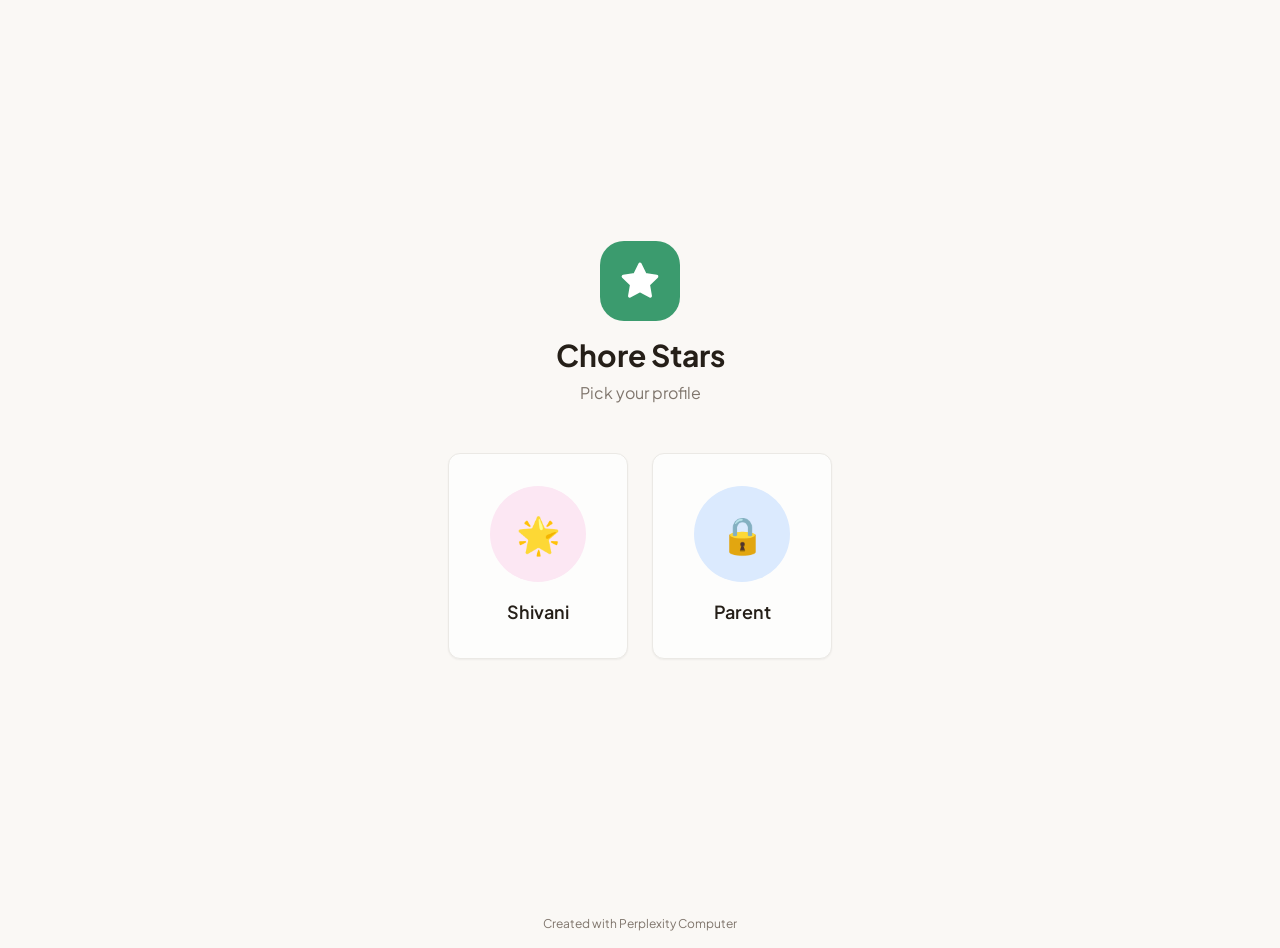
<file: index.html>
<!DOCTYPE html>
<html lang="en">
  <head>
    <!--
       ______                            __
      / ____/___  ____ ___  ____  __  __/ /____  _____
     / /   / __ \/ __ `__ \/ __ \/ / / / __/ _ \/ ___/
    / /___/ /_/ / / / / / / /_/ / /_/ / /_/  __/ /
    \____/\____/_/ /_/ /_/ .___/\__,_/\__/\___/_/
                        /_/
            Created with Perplexity Computer
            https://www.perplexity.ai/computer
    -->
    <meta name="generator" content="Perplexity Computer">
    <meta name="author" content="Perplexity Computer">
    <meta property="og:see_also" content="https://www.perplexity.ai/computer">
    <link rel="author" href="https://www.perplexity.ai/computer">
    <meta charset="UTF-8" />
    <meta name="viewport" content="width=device-width, initial-scale=1.0, maximum-scale=1" />
    <link rel="icon" type="image/png" href="/favicon.png" />
    <link rel="preconnect" href="https://fonts.googleapis.com">
    <link rel="preconnect" href="https://fonts.gstatic.com" crossorigin>
    <link href="https://fonts.googleapis.com/css2?family=Architects+Daughter&family=DM+Sans:ital,opsz,wght@0,9..40,100..1000;1,9..40,100..1000&family=Fira+Code:wght@300..700&family=Geist+Mono:wght@100..900&family=Geist:wght@100..900&family=IBM+Plex+Mono:ital,wght@0,100;0,200;0,300;0,400;0,500;0,600;0,700;1,100;1,200;1,300;1,400;1,500;1,600;1,700&family=IBM+Plex+Sans:ital,wght@0,100..700;1,100..700&family=Inter:ital,opsz,wght@0,14..32,100..900;1,14..32,100..900&family=JetBrains+Mono:ital,wght@0,100..800;1,100..800&family=Libre+Baskerville:ital,wght@0,400;0,700;1,400&family=Lora:ital,wght@0,400..700;1,400..700&family=Merriweather:ital,opsz,wght@0,18..144,300..900;1,18..144,300..900&family=Montserrat:ital,wght@0,100..900;1,100..900&family=Open+Sans:ital,wght@0,300..800;1,300..800&family=Outfit:wght@100..900&family=Oxanium:wght@200..800&family=Playfair+Display:ital,wght@0,400..900;1,400..900&family=Plus+Jakarta+Sans:ital,wght@0,200..800;1,200..800&family=Poppins:ital,wght@0,100;0,200;0,300;0,400;0,500;0,600;0,700;0,800;0,900;1,100;1,200;1,300;1,400;1,500;1,600;1,700;1,800;1,900&family=Roboto+Mono:ital,wght@0,100..700;1,100..700&family=Roboto:ital,wght@0,100..900;1,100..900&family=Source+Code+Pro:ital,wght@0,200..900;1,200..900&family=Source+Serif+4:ital,opsz,wght@0,8..60,200..900;1,8..60,200..900&family=Space+Grotesk:wght@300..700&family=Space+Mono:ital,wght@0,400;0,700;1,400;1,700&display=swap" rel="stylesheet">
    <script type="module" crossorigin src="./assets/index-CO8h8j05.js"></script>
    <link rel="stylesheet" crossorigin href="./assets/index-Bdmy-E-p.css">
  </head>
  <body>
    <div id="root"></div>
  </body>
</html>
</file>
<file: assets/index-Bdmy-E-p.css>
*,:before,:after{--tw-border-spacing-x: 0;--tw-border-spacing-y: 0;--tw-translate-x: 0;--tw-translate-y: 0;--tw-rotate: 0;--tw-skew-x: 0;--tw-skew-y: 0;--tw-scale-x: 1;--tw-scale-y: 1;--tw-pan-x: ;--tw-pan-y: ;--tw-pinch-zoom: ;--tw-scroll-snap-strictness: proximity;--tw-gradient-from-position: ;--tw-gradient-via-position: ;--tw-gradient-to-position: ;--tw-ordinal: ;--tw-slashed-zero: ;--tw-numeric-figure: ;--tw-numeric-spacing: ;--tw-numeric-fraction: ;--tw-ring-inset: ;--tw-ring-offset-width: 0px;--tw-ring-offset-color: #fff;--tw-ring-color: rgb(59 130 246 / .5);--tw-ring-offset-shadow: 0 0 #0000;--tw-ring-shadow: 0 0 #0000;--tw-shadow: 0 0 #0000;--tw-shadow-colored: 0 0 #0000;--tw-blur: ;--tw-brightness: ;--tw-contrast: ;--tw-grayscale: ;--tw-hue-rotate: ;--tw-invert: ;--tw-saturate: ;--tw-sepia: ;--tw-drop-shadow: ;--tw-backdrop-blur: ;--tw-backdrop-brightness: ;--tw-backdrop-contrast: ;--tw-backdrop-grayscale: ;--tw-backdrop-hue-rotate: ;--tw-backdrop-invert: ;--tw-backdrop-opacity: ;--tw-backdrop-saturate: ;--tw-backdrop-sepia: ;--tw-contain-size: ;--tw-contain-layout: ;--tw-contain-paint: ;--tw-contain-style: }::backdrop{--tw-border-spacing-x: 0;--tw-border-spacing-y: 0;--tw-translate-x: 0;--tw-translate-y: 0;--tw-rotate: 0;--tw-skew-x: 0;--tw-skew-y: 0;--tw-scale-x: 1;--tw-scale-y: 1;--tw-pan-x: ;--tw-pan-y: ;--tw-pinch-zoom: ;--tw-scroll-snap-strictness: proximity;--tw-gradient-from-position: ;--tw-gradient-via-position: ;--tw-gradient-to-position: ;--tw-ordinal: ;--tw-slashed-zero: ;--tw-numeric-figure: ;--tw-numeric-spacing: ;--tw-numeric-fraction: ;--tw-ring-inset: ;--tw-ring-offset-width: 0px;--tw-ring-offset-color: #fff;--tw-ring-color: rgb(59 130 246 / .5);--tw-ring-offset-shadow: 0 0 #0000;--tw-ring-shadow: 0 0 #0000;--tw-shadow: 0 0 #0000;--tw-shadow-colored: 0 0 #0000;--tw-blur: ;--tw-brightness: ;--tw-contrast: ;--tw-grayscale: ;--tw-hue-rotate: ;--tw-invert: ;--tw-saturate: ;--tw-sepia: ;--tw-drop-shadow: ;--tw-backdrop-blur: ;--tw-backdrop-brightness: ;--tw-backdrop-contrast: ;--tw-backdrop-grayscale: ;--tw-backdrop-hue-rotate: ;--tw-backdrop-invert: ;--tw-backdrop-opacity: ;--tw-backdrop-saturate: ;--tw-backdrop-sepia: ;--tw-contain-size: ;--tw-contain-layout: ;--tw-contain-paint: ;--tw-contain-style: }*,:before,:after{box-sizing:border-box;border-width:0;border-style:solid;border-color:#e5e7eb}:before,:after{--tw-content: ""}html,:host{line-height:1.5;-webkit-text-size-adjust:100%;-moz-tab-size:4;-o-tab-size:4;tab-size:4;font-family:var(--font-sans);font-feature-settings:normal;font-variation-settings:normal;-webkit-tap-highlight-color:transparent}body{margin:0;line-height:inherit}hr{height:0;color:inherit;border-top-width:1px}abbr:where([title]){-webkit-text-decoration:underline dotted;text-decoration:underline dotted}h1,h2,h3,h4,h5,h6{font-size:inherit;font-weight:inherit}a{color:inherit;text-decoration:inherit}b,strong{font-weight:bolder}code,kbd,samp,pre{font-family:var(--font-mono);font-feature-settings:normal;font-variation-settings:normal;font-size:1em}small{font-size:80%}sub,sup{font-size:75%;line-height:0;position:relative;vertical-align:baseline}sub{bottom:-.25em}sup{top:-.5em}table{text-indent:0;border-color:inherit;border-collapse:collapse}button,input,optgroup,select,textarea{font-family:inherit;font-feature-settings:inherit;font-variation-settings:inherit;font-size:100%;font-weight:inherit;line-height:inherit;letter-spacing:inherit;color:inherit;margin:0;padding:0}button,select{text-transform:none}button,input:where([type=button]),input:where([type=reset]),input:where([type=submit]){-webkit-appearance:button;background-color:transparent;background-image:none}:-moz-focusring{outline:auto}:-moz-ui-invalid{box-shadow:none}progress{vertical-align:baseline}::-webkit-inner-spin-button,::-webkit-outer-spin-button{height:auto}[type=search]{-webkit-appearance:textfield;outline-offset:-2px}::-webkit-search-decoration{-webkit-appearance:none}::-webkit-file-upload-button{-webkit-appearance:button;font:inherit}summary{display:list-item}blockquote,dl,dd,h1,h2,h3,h4,h5,h6,hr,figure,p,pre{margin:0}fieldset{margin:0;padding:0}legend{padding:0}ol,ul,menu{list-style:none;margin:0;padding:0}dialog{padding:0}textarea{resize:vertical}input::-moz-placeholder,textarea::-moz-placeholder{opacity:1;color:#9ca3af}input::placeholder,textarea::placeholder{opacity:1;color:#9ca3af}button,[role=button]{cursor:pointer}:disabled{cursor:default}img,svg,video,canvas,audio,iframe,embed,object{display:block;vertical-align:middle}img,video{max-width:100%;height:auto}[hidden]:where(:not([hidden=until-found])){display:none}*{--tw-border-opacity: 1;border-color:hsl(var(--border) / var(--tw-border-opacity, 1))}body{--tw-bg-opacity: 1;background-color:hsl(var(--background) / var(--tw-bg-opacity, 1));font-family:var(--font-sans);--tw-text-opacity: 1;color:hsl(var(--foreground) / var(--tw-text-opacity, 1));-webkit-font-smoothing:antialiased;-moz-osx-font-smoothing:grayscale}.sr-only{position:absolute;width:1px;height:1px;padding:0;margin:-1px;overflow:hidden;clip:rect(0,0,0,0);white-space:nowrap;border-width:0}.pointer-events-none{pointer-events:none}.pointer-events-auto{pointer-events:auto}.visible{visibility:visible}.invisible{visibility:hidden}.fixed{position:fixed}.absolute{position:absolute}.relative{position:relative}.sticky{position:sticky}.inset-0{inset:0}.inset-x-0{left:0;right:0}.inset-y-0{top:0;bottom:0}.-bottom-12{bottom:-3rem}.-left-12{left:-3rem}.-right-12{right:-3rem}.-top-12{top:-3rem}.bottom-0{bottom:0}.bottom-2{bottom:.5rem}.left-0{left:0}.left-1{left:.25rem}.left-1\/2{left:50%}.left-2{left:.5rem}.left-\[50\%\]{left:50%}.right-0{right:0}.right-1{right:.25rem}.right-2{right:.5rem}.right-3{right:.75rem}.right-4{right:1rem}.right-5{right:1.25rem}.top-0{top:0}.top-1\.5{top:.375rem}.top-1\/2{top:50%}.top-2{top:.5rem}.top-3\.5{top:.875rem}.top-4{top:1rem}.top-\[1px\]{top:1px}.top-\[50\%\]{top:50%}.top-\[57px\]{top:57px}.top-\[60\%\]{top:60%}.top-full{top:100%}.z-10{z-index:10}.z-20{z-index:20}.z-30{z-index:30}.z-40{z-index:40}.z-50{z-index:50}.z-\[100\]{z-index:100}.z-\[1\]{z-index:1}.-mx-1{margin-left:-.25rem;margin-right:-.25rem}.mx-2{margin-left:.5rem;margin-right:.5rem}.mx-3\.5{margin-left:.875rem;margin-right:.875rem}.mx-4{margin-left:1rem;margin-right:1rem}.mx-auto{margin-left:auto;margin-right:auto}.my-0\.5{margin-top:.125rem;margin-bottom:.125rem}.my-1{margin-top:.25rem;margin-bottom:.25rem}.-ml-3{margin-left:-.75rem}.-ml-4{margin-left:-1rem}.-mt-4{margin-top:-1rem}.mb-0\.5{margin-bottom:.125rem}.mb-1{margin-bottom:.25rem}.mb-12{margin-bottom:3rem}.mb-3{margin-bottom:.75rem}.mb-4{margin-bottom:1rem}.ml-1{margin-left:.25rem}.ml-auto{margin-left:auto}.mr-1{margin-right:.25rem}.mr-2{margin-right:.5rem}.mt-0\.5{margin-top:.125rem}.mt-1{margin-top:.25rem}.mt-1\.5{margin-top:.375rem}.mt-2{margin-top:.5rem}.mt-24{margin-top:6rem}.mt-4{margin-top:1rem}.mt-auto{margin-top:auto}.block{display:block}.flex{display:flex}.inline-flex{display:inline-flex}.table{display:table}.grid{display:grid}.hidden{display:none}.aspect-square{aspect-ratio:1 / 1}.aspect-video{aspect-ratio:16 / 9}.size-4{width:1rem;height:1rem}.h-1\.5{height:.375rem}.h-10{height:2.5rem}.h-11{height:2.75rem}.h-12{height:3rem}.h-14{height:3.5rem}.h-2{height:.5rem}.h-2\.5{height:.625rem}.h-20{height:5rem}.h-24{height:6rem}.h-3{height:.75rem}.h-3\.5{height:.875rem}.h-4{height:1rem}.h-5{height:1.25rem}.h-6{height:1.5rem}.h-7{height:1.75rem}.h-8{height:2rem}.h-9{height:2.25rem}.h-\[1px\]{height:1px}.h-\[80px\]{height:80px}.h-\[var\(--radix-navigation-menu-viewport-height\)\]{height:var(--radix-navigation-menu-viewport-height)}.h-\[var\(--radix-select-trigger-height\)\]{height:var(--radix-select-trigger-height)}.h-auto{height:auto}.h-full{height:100%}.h-px{height:1px}.h-svh{height:100svh}.max-h-\[--radix-context-menu-content-available-height\]{max-height:var(--radix-context-menu-content-available-height)}.max-h-\[--radix-select-content-available-height\]{max-height:var(--radix-select-content-available-height)}.max-h-\[300px\]{max-height:300px}.max-h-\[var\(--radix-dropdown-menu-content-available-height\)\]{max-height:var(--radix-dropdown-menu-content-available-height)}.max-h-screen{max-height:100vh}.min-h-0{min-height:0px}.min-h-10{min-height:2.5rem}.min-h-8{min-height:2rem}.min-h-9{min-height:2.25rem}.min-h-\[80px\]{min-height:80px}.min-h-screen{min-height:100vh}.min-h-svh{min-height:100svh}.w-0{width:0px}.w-1{width:.25rem}.w-10{width:2.5rem}.w-11{width:2.75rem}.w-14{width:3.5rem}.w-16{width:4rem}.w-2{width:.5rem}.w-2\.5{width:.625rem}.w-20{width:5rem}.w-24{width:6rem}.w-3{width:.75rem}.w-3\.5{width:.875rem}.w-3\/4{width:75%}.w-4{width:1rem}.w-5{width:1.25rem}.w-6{width:1.5rem}.w-64{width:16rem}.w-7{width:1.75rem}.w-72{width:18rem}.w-8{width:2rem}.w-9{width:2.25rem}.w-\[100px\]{width:100px}.w-\[1px\]{width:1px}.w-\[var\(--sidebar-width\)\]{width:var(--sidebar-width)}.w-auto{width:auto}.w-full{width:100%}.w-max{width:-moz-max-content;width:max-content}.w-px{width:1px}.min-w-0{min-width:0px}.min-w-10{min-width:2.5rem}.min-w-11{min-width:2.75rem}.min-w-5{min-width:1.25rem}.min-w-9{min-width:2.25rem}.min-w-\[12rem\]{min-width:12rem}.min-w-\[8rem\]{min-width:8rem}.min-w-\[var\(--radix-select-trigger-width\)\]{min-width:var(--radix-select-trigger-width)}.max-w-2xl{max-width:42rem}.max-w-\[320px\]{max-width:320px}.max-w-\[360px\]{max-width:360px}.max-w-\[var\(--skeleton-width\)\]{max-width:var(--skeleton-width)}.max-w-lg{max-width:32rem}.max-w-max{max-width:-moz-max-content;max-width:max-content}.max-w-md{max-width:28rem}.max-w-sm{max-width:24rem}.flex-1{flex:1 1 0%}.shrink-0{flex-shrink:0}.grow{flex-grow:1}.grow-0{flex-grow:0}.basis-full{flex-basis:100%}.caption-bottom{caption-side:bottom}.border-collapse{border-collapse:collapse}.origin-\[--radix-context-menu-content-transform-origin\]{transform-origin:var(--radix-context-menu-content-transform-origin)}.origin-\[--radix-dropdown-menu-content-transform-origin\]{transform-origin:var(--radix-dropdown-menu-content-transform-origin)}.origin-\[--radix-hover-card-content-transform-origin\]{transform-origin:var(--radix-hover-card-content-transform-origin)}.origin-\[--radix-menubar-content-transform-origin\]{transform-origin:var(--radix-menubar-content-transform-origin)}.origin-\[--radix-popover-content-transform-origin\]{transform-origin:var(--radix-popover-content-transform-origin)}.origin-\[--radix-select-content-transform-origin\]{transform-origin:var(--radix-select-content-transform-origin)}.origin-\[--radix-tooltip-content-transform-origin\]{transform-origin:var(--radix-tooltip-content-transform-origin)}.-translate-x-1\/2{--tw-translate-x: -50%;transform:translate(var(--tw-translate-x),var(--tw-translate-y)) rotate(var(--tw-rotate)) skew(var(--tw-skew-x)) skewY(var(--tw-skew-y)) scaleX(var(--tw-scale-x)) scaleY(var(--tw-scale-y))}.-translate-x-px{--tw-translate-x: -1px;transform:translate(var(--tw-translate-x),var(--tw-translate-y)) rotate(var(--tw-rotate)) skew(var(--tw-skew-x)) skewY(var(--tw-skew-y)) scaleX(var(--tw-scale-x)) scaleY(var(--tw-scale-y))}.-translate-y-1\/2{--tw-translate-y: -50%;transform:translate(var(--tw-translate-x),var(--tw-translate-y)) rotate(var(--tw-rotate)) skew(var(--tw-skew-x)) skewY(var(--tw-skew-y)) scaleX(var(--tw-scale-x)) scaleY(var(--tw-scale-y))}.translate-x-\[-50\%\]{--tw-translate-x: -50%;transform:translate(var(--tw-translate-x),var(--tw-translate-y)) rotate(var(--tw-rotate)) skew(var(--tw-skew-x)) skewY(var(--tw-skew-y)) scaleX(var(--tw-scale-x)) scaleY(var(--tw-scale-y))}.translate-x-px{--tw-translate-x: 1px;transform:translate(var(--tw-translate-x),var(--tw-translate-y)) rotate(var(--tw-rotate)) skew(var(--tw-skew-x)) skewY(var(--tw-skew-y)) scaleX(var(--tw-scale-x)) scaleY(var(--tw-scale-y))}.translate-y-\[-50\%\]{--tw-translate-y: -50%;transform:translate(var(--tw-translate-x),var(--tw-translate-y)) rotate(var(--tw-rotate)) skew(var(--tw-skew-x)) skewY(var(--tw-skew-y)) scaleX(var(--tw-scale-x)) scaleY(var(--tw-scale-y))}.rotate-45{--tw-rotate: 45deg;transform:translate(var(--tw-translate-x),var(--tw-translate-y)) rotate(var(--tw-rotate)) skew(var(--tw-skew-x)) skewY(var(--tw-skew-y)) scaleX(var(--tw-scale-x)) scaleY(var(--tw-scale-y))}.rotate-90{--tw-rotate: 90deg;transform:translate(var(--tw-translate-x),var(--tw-translate-y)) rotate(var(--tw-rotate)) skew(var(--tw-skew-x)) skewY(var(--tw-skew-y)) scaleX(var(--tw-scale-x)) scaleY(var(--tw-scale-y))}.scale-110{--tw-scale-x: 1.1;--tw-scale-y: 1.1;transform:translate(var(--tw-translate-x),var(--tw-translate-y)) rotate(var(--tw-rotate)) skew(var(--tw-skew-x)) skewY(var(--tw-skew-y)) scaleX(var(--tw-scale-x)) scaleY(var(--tw-scale-y))}.scale-\[0\.98\]{--tw-scale-x: .98;--tw-scale-y: .98;transform:translate(var(--tw-translate-x),var(--tw-translate-y)) rotate(var(--tw-rotate)) skew(var(--tw-skew-x)) skewY(var(--tw-skew-y)) scaleX(var(--tw-scale-x)) scaleY(var(--tw-scale-y))}.transform{transform:translate(var(--tw-translate-x),var(--tw-translate-y)) rotate(var(--tw-rotate)) skew(var(--tw-skew-x)) skewY(var(--tw-skew-y)) scaleX(var(--tw-scale-x)) scaleY(var(--tw-scale-y))}@keyframes pulse{50%{opacity:.5}}.animate-pulse{animation:pulse 2s cubic-bezier(.4,0,.6,1) infinite}.cursor-default{cursor:default}.cursor-grab{cursor:grab}.cursor-pointer{cursor:pointer}.touch-none{touch-action:none}.select-none{-webkit-user-select:none;-moz-user-select:none;user-select:none}.list-none{list-style-type:none}.flex-row{flex-direction:row}.flex-col{flex-direction:column}.flex-col-reverse{flex-direction:column-reverse}.flex-wrap{flex-wrap:wrap}.items-start{align-items:flex-start}.items-end{align-items:flex-end}.items-center{align-items:center}.items-stretch{align-items:stretch}.justify-center{justify-content:center}.justify-between{justify-content:space-between}.gap-1{gap:.25rem}.gap-1\.5{gap:.375rem}.gap-2{gap:.5rem}.gap-3{gap:.75rem}.gap-4{gap:1rem}.gap-6{gap:1.5rem}.space-x-1>:not([hidden])~:not([hidden]){--tw-space-x-reverse: 0;margin-right:calc(.25rem * var(--tw-space-x-reverse));margin-left:calc(.25rem * calc(1 - var(--tw-space-x-reverse)))}.space-x-4>:not([hidden])~:not([hidden]){--tw-space-x-reverse: 0;margin-right:calc(1rem * var(--tw-space-x-reverse));margin-left:calc(1rem * calc(1 - var(--tw-space-x-reverse)))}.space-y-1>:not([hidden])~:not([hidden]){--tw-space-y-reverse: 0;margin-top:calc(.25rem * calc(1 - var(--tw-space-y-reverse)));margin-bottom:calc(.25rem * var(--tw-space-y-reverse))}.space-y-1\.5>:not([hidden])~:not([hidden]){--tw-space-y-reverse: 0;margin-top:calc(.375rem * calc(1 - var(--tw-space-y-reverse)));margin-bottom:calc(.375rem * var(--tw-space-y-reverse))}.space-y-2>:not([hidden])~:not([hidden]){--tw-space-y-reverse: 0;margin-top:calc(.5rem * calc(1 - var(--tw-space-y-reverse)));margin-bottom:calc(.5rem * var(--tw-space-y-reverse))}.space-y-3>:not([hidden])~:not([hidden]){--tw-space-y-reverse: 0;margin-top:calc(.75rem * calc(1 - var(--tw-space-y-reverse)));margin-bottom:calc(.75rem * var(--tw-space-y-reverse))}.space-y-4>:not([hidden])~:not([hidden]){--tw-space-y-reverse: 0;margin-top:calc(1rem * calc(1 - var(--tw-space-y-reverse)));margin-bottom:calc(1rem * var(--tw-space-y-reverse))}.space-y-5>:not([hidden])~:not([hidden]){--tw-space-y-reverse: 0;margin-top:calc(1.25rem * calc(1 - var(--tw-space-y-reverse)));margin-bottom:calc(1.25rem * var(--tw-space-y-reverse))}.space-y-6>:not([hidden])~:not([hidden]){--tw-space-y-reverse: 0;margin-top:calc(1.5rem * calc(1 - var(--tw-space-y-reverse)));margin-bottom:calc(1.5rem * var(--tw-space-y-reverse))}.overflow-auto{overflow:auto}.overflow-hidden{overflow:hidden}.overflow-y-auto{overflow-y:auto}.overflow-x-hidden{overflow-x:hidden}.truncate{overflow:hidden;text-overflow:ellipsis;white-space:nowrap}.whitespace-nowrap{white-space:nowrap}.break-words{overflow-wrap:break-word}.rounded-2xl{border-radius:1rem}.rounded-3xl{border-radius:1.5rem}.rounded-\[2px\]{border-radius:2px}.rounded-\[inherit\]{border-radius:inherit}.rounded-full{border-radius:9999px}.rounded-lg{border-radius:.5625rem}.rounded-md{border-radius:.375rem}.rounded-sm{border-radius:.1875rem}.rounded-xl{border-radius:.75rem}.rounded-l-xl{border-top-left-radius:.75rem;border-bottom-left-radius:.75rem}.rounded-r{border-top-right-radius:.25rem;border-bottom-right-radius:.25rem}.rounded-t-\[10px\]{border-top-left-radius:10px;border-top-right-radius:10px}.rounded-tl-sm{border-top-left-radius:.1875rem}.border{border-width:1px}.border-2{border-width:2px}.border-\[1\.5px\]{border-width:1.5px}.border-y{border-top-width:1px;border-bottom-width:1px}.border-b{border-bottom-width:1px}.border-b-2{border-bottom-width:2px}.border-l{border-left-width:1px}.border-r{border-right-width:1px}.border-t{border-top-width:1px}.border-dashed{border-style:dashed}.border-\[--color-border\]{border-color:var(--color-border)}.border-amber-200\/60{border-color:#fde68a99}.border-border{--tw-border-opacity: 1;border-color:hsl(var(--border) / var(--tw-border-opacity, 1))}.border-border\/50{border-color:hsl(var(--border) / .5)}.border-card-border{--tw-border-opacity: 1;border-color:hsl(var(--card-border) / var(--tw-border-opacity, 1))}.border-destructive{--tw-border-opacity: 1;border-color:hsl(var(--destructive) / var(--tw-border-opacity, 1))}.border-destructive-border{border-color:var(--destructive-border)}.border-destructive\/50{border-color:hsl(var(--destructive) / .5)}.border-green-200{--tw-border-opacity: 1;border-color:rgb(187 247 208 / var(--tw-border-opacity, 1))}.border-green-200\/80{border-color:#bbf7d0cc}.border-green-300{--tw-border-opacity: 1;border-color:rgb(134 239 172 / var(--tw-border-opacity, 1))}.border-input{--tw-border-opacity: 1;border-color:hsl(var(--input) / var(--tw-border-opacity, 1))}.border-primary{--tw-border-opacity: 1;border-color:hsl(var(--primary) / var(--tw-border-opacity, 1))}.border-primary-border{border-color:var(--primary-border)}.border-primary\/30{border-color:hsl(var(--primary) / .3)}.border-red-200{--tw-border-opacity: 1;border-color:rgb(254 202 202 / var(--tw-border-opacity, 1))}.border-secondary-border{border-color:var(--secondary-border)}.border-sidebar-border{--tw-border-opacity: 1;border-color:hsl(var(--sidebar-border) / var(--tw-border-opacity, 1))}.border-transparent{border-color:transparent}.border-l-transparent{border-left-color:transparent}.border-t-transparent{border-top-color:transparent}.bg-\[--color-bg\]{background-color:var(--color-bg)}.bg-accent{--tw-bg-opacity: 1;background-color:hsl(var(--accent) / var(--tw-bg-opacity, 1))}.bg-background{--tw-bg-opacity: 1;background-color:hsl(var(--background) / var(--tw-bg-opacity, 1))}.bg-background\/95{background-color:hsl(var(--background) / .95)}.bg-black\/80{background-color:#000c}.bg-blue-100{--tw-bg-opacity: 1;background-color:rgb(219 234 254 / var(--tw-bg-opacity, 1))}.bg-border{--tw-bg-opacity: 1;background-color:hsl(var(--border) / var(--tw-bg-opacity, 1))}.bg-card{--tw-bg-opacity: 1;background-color:hsl(var(--card) / var(--tw-bg-opacity, 1))}.bg-destructive{--tw-bg-opacity: 1;background-color:hsl(var(--destructive) / var(--tw-bg-opacity, 1))}.bg-foreground{--tw-bg-opacity: 1;background-color:hsl(var(--foreground) / var(--tw-bg-opacity, 1))}.bg-gray-50{--tw-bg-opacity: 1;background-color:rgb(249 250 251 / var(--tw-bg-opacity, 1))}.bg-green-100{--tw-bg-opacity: 1;background-color:rgb(220 252 231 / var(--tw-bg-opacity, 1))}.bg-green-200\/60{background-color:#bbf7d099}.bg-green-50{--tw-bg-opacity: 1;background-color:rgb(240 253 244 / var(--tw-bg-opacity, 1))}.bg-green-50\/80{background-color:#f0fdf4cc}.bg-green-500{--tw-bg-opacity: 1;background-color:rgb(34 197 94 / var(--tw-bg-opacity, 1))}.bg-muted{--tw-bg-opacity: 1;background-color:hsl(var(--muted) / var(--tw-bg-opacity, 1))}.bg-muted\/50{background-color:hsl(var(--muted) / .5)}.bg-pink-100{--tw-bg-opacity: 1;background-color:rgb(252 231 243 / var(--tw-bg-opacity, 1))}.bg-popover{--tw-bg-opacity: 1;background-color:hsl(var(--popover) / var(--tw-bg-opacity, 1))}.bg-primary{--tw-bg-opacity: 1;background-color:hsl(var(--primary) / var(--tw-bg-opacity, 1))}.bg-primary\/10{background-color:hsl(var(--primary) / .1)}.bg-primary\/40{background-color:hsl(var(--primary) / .4)}.bg-secondary{--tw-bg-opacity: 1;background-color:hsl(var(--secondary) / var(--tw-bg-opacity, 1))}.bg-sidebar{--tw-bg-opacity: 1;background-color:hsl(var(--sidebar) / var(--tw-bg-opacity, 1))}.bg-sidebar-border{--tw-bg-opacity: 1;background-color:hsl(var(--sidebar-border) / var(--tw-bg-opacity, 1))}.bg-transparent{background-color:transparent}.bg-white{--tw-bg-opacity: 1;background-color:rgb(255 255 255 / var(--tw-bg-opacity, 1))}.bg-gradient-to-br{background-image:linear-gradient(to bottom right,var(--tw-gradient-stops))}.from-amber-50{--tw-gradient-from: #fffbeb var(--tw-gradient-from-position);--tw-gradient-to: rgb(255 251 235 / 0) var(--tw-gradient-to-position);--tw-gradient-stops: var(--tw-gradient-from), var(--tw-gradient-to)}.to-amber-100\/50{--tw-gradient-to: rgb(254 243 199 / .5) var(--tw-gradient-to-position)}.fill-amber-300{fill:#fcd34d}.fill-amber-400{fill:#fbbf24}.fill-amber-500{fill:#f59e0b}.fill-current{fill:currentColor}.fill-primary-foreground{fill:hsl(var(--primary-foreground) / 1)}.p-0{padding:0}.p-1{padding:.25rem}.p-10{padding:2.5rem}.p-2{padding:.5rem}.p-2\.5{padding:.625rem}.p-3{padding:.75rem}.p-4{padding:1rem}.p-5{padding:1.25rem}.p-6{padding:1.5rem}.p-8{padding:2rem}.p-\[1px\]{padding:1px}.px-1{padding-left:.25rem;padding-right:.25rem}.px-2{padding-left:.5rem;padding-right:.5rem}.px-2\.5{padding-left:.625rem;padding-right:.625rem}.px-20{padding-left:5rem;padding-right:5rem}.px-3{padding-left:.75rem;padding-right:.75rem}.px-4{padding-left:1rem;padding-right:1rem}.px-5{padding-left:1.25rem;padding-right:1.25rem}.px-6{padding-left:1.5rem;padding-right:1.5rem}.px-8{padding-left:2rem;padding-right:2rem}.py-0\.5{padding-top:.125rem;padding-bottom:.125rem}.py-1{padding-top:.25rem;padding-bottom:.25rem}.py-1\.5{padding-top:.375rem;padding-bottom:.375rem}.py-2{padding-top:.5rem;padding-bottom:.5rem}.py-3{padding-top:.75rem;padding-bottom:.75rem}.py-3\.5{padding-top:.875rem;padding-bottom:.875rem}.py-4{padding-top:1rem;padding-bottom:1rem}.py-6{padding-top:1.5rem;padding-bottom:1.5rem}.pb-1{padding-bottom:.25rem}.pb-3{padding-bottom:.75rem}.pb-4{padding-bottom:1rem}.pl-2\.5{padding-left:.625rem}.pl-4{padding-left:1rem}.pl-8{padding-left:2rem}.pr-2{padding-right:.5rem}.pr-2\.5{padding-right:.625rem}.pr-8{padding-right:2rem}.pt-0{padding-top:0}.pt-1{padding-top:.25rem}.pt-3{padding-top:.75rem}.pt-4{padding-top:1rem}.pt-6{padding-top:1.5rem}.text-left{text-align:left}.text-center{text-align:center}.text-right{text-align:right}.align-middle{vertical-align:middle}.font-mono{font-family:var(--font-mono)}.text-2xl{font-size:1.5rem;line-height:2rem}.text-3xl{font-size:1.875rem;line-height:2.25rem}.text-4xl{font-size:2.25rem;line-height:2.5rem}.text-\[0\.8rem\]{font-size:.8rem}.text-base{font-size:1rem;line-height:1.5rem}.text-lg{font-size:1.125rem;line-height:1.75rem}.text-sm{font-size:.875rem;line-height:1.25rem}.text-xl{font-size:1.25rem;line-height:1.75rem}.text-xs{font-size:.75rem;line-height:1rem}.font-bold{font-weight:700}.font-medium{font-weight:500}.font-normal{font-weight:400}.font-semibold{font-weight:600}.uppercase{text-transform:uppercase}.capitalize{text-transform:capitalize}.tabular-nums{--tw-numeric-spacing: tabular-nums;font-variant-numeric:var(--tw-ordinal) var(--tw-slashed-zero) var(--tw-numeric-figure) var(--tw-numeric-spacing) var(--tw-numeric-fraction)}.leading-none{line-height:1}.tracking-\[0\.5em\]{letter-spacing:.5em}.tracking-tight{letter-spacing:-.025em}.tracking-wide{letter-spacing:.025em}.tracking-widest{letter-spacing:.1em}.text-accent-foreground{--tw-text-opacity: 1;color:hsl(var(--accent-foreground) / var(--tw-text-opacity, 1))}.text-amber-300{--tw-text-opacity: 1;color:rgb(252 211 77 / var(--tw-text-opacity, 1))}.text-amber-400{--tw-text-opacity: 1;color:rgb(251 191 36 / var(--tw-text-opacity, 1))}.text-amber-500{--tw-text-opacity: 1;color:rgb(245 158 11 / var(--tw-text-opacity, 1))}.text-amber-600{--tw-text-opacity: 1;color:rgb(217 119 6 / var(--tw-text-opacity, 1))}.text-card-foreground{--tw-text-opacity: 1;color:hsl(var(--card-foreground) / var(--tw-text-opacity, 1))}.text-current{color:currentColor}.text-destructive{--tw-text-opacity: 1;color:hsl(var(--destructive) / var(--tw-text-opacity, 1))}.text-destructive-foreground{--tw-text-opacity: 1;color:hsl(var(--destructive-foreground) / var(--tw-text-opacity, 1))}.text-foreground{--tw-text-opacity: 1;color:hsl(var(--foreground) / var(--tw-text-opacity, 1))}.text-foreground\/50{color:hsl(var(--foreground) / .5)}.text-gray-600{--tw-text-opacity: 1;color:rgb(75 85 99 / var(--tw-text-opacity, 1))}.text-gray-900{--tw-text-opacity: 1;color:rgb(17 24 39 / var(--tw-text-opacity, 1))}.text-green-500{--tw-text-opacity: 1;color:rgb(34 197 94 / var(--tw-text-opacity, 1))}.text-green-600{--tw-text-opacity: 1;color:rgb(22 163 74 / var(--tw-text-opacity, 1))}.text-muted-foreground{--tw-text-opacity: 1;color:hsl(var(--muted-foreground) / var(--tw-text-opacity, 1))}.text-muted-foreground\/40{color:hsl(var(--muted-foreground) / .4)}.text-popover-foreground{--tw-text-opacity: 1;color:hsl(var(--popover-foreground) / var(--tw-text-opacity, 1))}.text-primary{--tw-text-opacity: 1;color:hsl(var(--primary) / var(--tw-text-opacity, 1))}.text-primary-foreground{--tw-text-opacity: 1;color:hsl(var(--primary-foreground) / var(--tw-text-opacity, 1))}.text-red-500{--tw-text-opacity: 1;color:rgb(239 68 68 / var(--tw-text-opacity, 1))}.text-secondary-foreground{--tw-text-opacity: 1;color:hsl(var(--secondary-foreground) / var(--tw-text-opacity, 1))}.text-sidebar-foreground{--tw-text-opacity: 1;color:hsl(var(--sidebar-foreground) / var(--tw-text-opacity, 1))}.text-sidebar-foreground\/70{color:hsl(var(--sidebar-foreground) / .7)}.text-white{--tw-text-opacity: 1;color:rgb(255 255 255 / var(--tw-text-opacity, 1))}.opacity-0{opacity:0}.opacity-50{opacity:.5}.opacity-60{opacity:.6}.opacity-70{opacity:.7}.opacity-80{opacity:.8}.opacity-90{opacity:.9}.shadow-\[0_0_0_1px_hsl\(var\(--sidebar-border\)\)\]{--tw-shadow: 0 0 0 1px hsl(var(--sidebar-border));--tw-shadow-colored: 0 0 0 1px var(--tw-shadow-color);box-shadow:var(--tw-ring-offset-shadow, 0 0 #0000),var(--tw-ring-shadow, 0 0 #0000),var(--tw-shadow)}.shadow-lg{--tw-shadow: 0 10px 15px -3px rgb(0 0 0 / .1), 0 4px 6px -4px rgb(0 0 0 / .1);--tw-shadow-colored: 0 10px 15px -3px var(--tw-shadow-color), 0 4px 6px -4px var(--tw-shadow-color);box-shadow:var(--tw-ring-offset-shadow, 0 0 #0000),var(--tw-ring-shadow, 0 0 #0000),var(--tw-shadow)}.shadow-md{--tw-shadow: 0 4px 6px -1px rgb(0 0 0 / .1), 0 2px 4px -2px rgb(0 0 0 / .1);--tw-shadow-colored: 0 4px 6px -1px var(--tw-shadow-color), 0 2px 4px -2px var(--tw-shadow-color);box-shadow:var(--tw-ring-offset-shadow, 0 0 #0000),var(--tw-ring-shadow, 0 0 #0000),var(--tw-shadow)}.shadow-none{--tw-shadow: 0 0 #0000;--tw-shadow-colored: 0 0 #0000;box-shadow:var(--tw-ring-offset-shadow, 0 0 #0000),var(--tw-ring-shadow, 0 0 #0000),var(--tw-shadow)}.shadow-sm{--tw-shadow: 0 1px 2px 0 rgb(0 0 0 / .05);--tw-shadow-colored: 0 1px 2px 0 var(--tw-shadow-color);box-shadow:var(--tw-ring-offset-shadow, 0 0 #0000),var(--tw-ring-shadow, 0 0 #0000),var(--tw-shadow)}.shadow-xl{--tw-shadow: 0 20px 25px -5px rgb(0 0 0 / .1), 0 8px 10px -6px rgb(0 0 0 / .1);--tw-shadow-colored: 0 20px 25px -5px var(--tw-shadow-color), 0 8px 10px -6px var(--tw-shadow-color);box-shadow:var(--tw-ring-offset-shadow, 0 0 #0000),var(--tw-ring-shadow, 0 0 #0000),var(--tw-shadow)}.outline-none{outline:2px solid transparent;outline-offset:2px}.outline{outline-style:solid}.outline-2{outline-width:2px}.outline-offset-2{outline-offset:2px}.outline-transparent{outline-color:transparent}.ring-0{--tw-ring-offset-shadow: var(--tw-ring-inset) 0 0 0 var(--tw-ring-offset-width) var(--tw-ring-offset-color);--tw-ring-shadow: var(--tw-ring-inset) 0 0 0 calc(0px + var(--tw-ring-offset-width)) var(--tw-ring-color);box-shadow:var(--tw-ring-offset-shadow),var(--tw-ring-shadow),var(--tw-shadow, 0 0 #0000)}.ring-2{--tw-ring-offset-shadow: var(--tw-ring-inset) 0 0 0 var(--tw-ring-offset-width) var(--tw-ring-offset-color);--tw-ring-shadow: var(--tw-ring-inset) 0 0 0 calc(2px + var(--tw-ring-offset-width)) var(--tw-ring-color);box-shadow:var(--tw-ring-offset-shadow),var(--tw-ring-shadow),var(--tw-shadow, 0 0 #0000)}.ring-ring{--tw-ring-opacity: 1;--tw-ring-color: hsl(var(--ring) / var(--tw-ring-opacity, 1))}.ring-sidebar-ring{--tw-ring-opacity: 1;--tw-ring-color: hsl(var(--sidebar-ring) / var(--tw-ring-opacity, 1))}.ring-offset-background{--tw-ring-offset-color: hsl(var(--background) / 1)}.filter{filter:var(--tw-blur) var(--tw-brightness) var(--tw-contrast) var(--tw-grayscale) var(--tw-hue-rotate) var(--tw-invert) var(--tw-saturate) var(--tw-sepia) var(--tw-drop-shadow)}.backdrop-blur-sm{--tw-backdrop-blur: blur(4px);-webkit-backdrop-filter:var(--tw-backdrop-blur) var(--tw-backdrop-brightness) var(--tw-backdrop-contrast) var(--tw-backdrop-grayscale) var(--tw-backdrop-hue-rotate) var(--tw-backdrop-invert) var(--tw-backdrop-opacity) var(--tw-backdrop-saturate) var(--tw-backdrop-sepia);backdrop-filter:var(--tw-backdrop-blur) var(--tw-backdrop-brightness) var(--tw-backdrop-contrast) var(--tw-backdrop-grayscale) var(--tw-backdrop-hue-rotate) var(--tw-backdrop-invert) var(--tw-backdrop-opacity) var(--tw-backdrop-saturate) var(--tw-backdrop-sepia)}.transition{transition-property:color,background-color,border-color,text-decoration-color,fill,stroke,opacity,box-shadow,transform,filter,backdrop-filter;transition-timing-function:cubic-bezier(.4,0,.2,1);transition-duration:.15s}.transition-\[left\,right\,width\]{transition-property:left,right,width;transition-timing-function:cubic-bezier(.4,0,.2,1);transition-duration:.15s}.transition-\[margin\,opacity\]{transition-property:margin,opacity;transition-timing-function:cubic-bezier(.4,0,.2,1);transition-duration:.15s}.transition-\[width\,height\,padding\]{transition-property:width,height,padding;transition-timing-function:cubic-bezier(.4,0,.2,1);transition-duration:.15s}.transition-\[width\]{transition-property:width;transition-timing-function:cubic-bezier(.4,0,.2,1);transition-duration:.15s}.transition-all{transition-property:all;transition-timing-function:cubic-bezier(.4,0,.2,1);transition-duration:.15s}.transition-colors{transition-property:color,background-color,border-color,text-decoration-color,fill,stroke;transition-timing-function:cubic-bezier(.4,0,.2,1);transition-duration:.15s}.transition-opacity{transition-property:opacity;transition-timing-function:cubic-bezier(.4,0,.2,1);transition-duration:.15s}.transition-shadow{transition-property:box-shadow;transition-timing-function:cubic-bezier(.4,0,.2,1);transition-duration:.15s}.transition-transform{transition-property:transform;transition-timing-function:cubic-bezier(.4,0,.2,1);transition-duration:.15s}.duration-1000{transition-duration:1s}.duration-200{transition-duration:.2s}.duration-300{transition-duration:.3s}.duration-500{transition-duration:.5s}.ease-in-out{transition-timing-function:cubic-bezier(.4,0,.2,1)}.ease-linear{transition-timing-function:linear}.ease-out{transition-timing-function:cubic-bezier(0,0,.2,1)}@keyframes enter{0%{opacity:var(--tw-enter-opacity, 1);transform:translate3d(var(--tw-enter-translate-x, 0),var(--tw-enter-translate-y, 0),0) scale3d(var(--tw-enter-scale, 1),var(--tw-enter-scale, 1),var(--tw-enter-scale, 1)) rotate(var(--tw-enter-rotate, 0))}}@keyframes exit{to{opacity:var(--tw-exit-opacity, 1);transform:translate3d(var(--tw-exit-translate-x, 0),var(--tw-exit-translate-y, 0),0) scale3d(var(--tw-exit-scale, 1),var(--tw-exit-scale, 1),var(--tw-exit-scale, 1)) rotate(var(--tw-exit-rotate, 0))}}.animate-in{animation-name:enter;animation-duration:.15s;--tw-enter-opacity: initial;--tw-enter-scale: initial;--tw-enter-rotate: initial;--tw-enter-translate-x: initial;--tw-enter-translate-y: initial}.fade-in-0{--tw-enter-opacity: 0}.fade-in-80{--tw-enter-opacity: .8}.zoom-in-95{--tw-enter-scale: .95}.duration-1000{animation-duration:1s}.duration-200{animation-duration:.2s}.duration-300{animation-duration:.3s}.duration-500{animation-duration:.5s}.ease-in-out{animation-timing-function:cubic-bezier(.4,0,.2,1)}.ease-linear{animation-timing-function:linear}.ease-out{animation-timing-function:cubic-bezier(0,0,.2,1)}.\[border-color\:var\(--badge-outline\)\]{border-color:var(--badge-outline)}.\[border-color\:var\(--button-outline\)\]{border-color:var(--button-outline)}:root{--button-outline: rgba(0,0,0, .1);--badge-outline: rgba(0,0,0, .05);--opaque-button-border-intensity: -8;--elevate-1: rgba(0,0,0, .03);--elevate-2: rgba(0,0,0, .08);--background: 45 30% 97%;--foreground: 30 20% 12%;--border: 40 12% 89%;--card: 40 20% 99%;--card-foreground: 30 20% 12%;--card-border: 40 12% 91%;--sidebar: 40 20% 96%;--sidebar-foreground: 30 20% 12%;--sidebar-border: 40 12% 89%;--sidebar-primary: 152 45% 42%;--sidebar-primary-foreground: 0 0% 100%;--sidebar-accent: 40 20% 91%;--sidebar-accent-foreground: 30 20% 12%;--sidebar-ring: 152 45% 42%;--popover: 40 20% 97%;--popover-foreground: 30 20% 12%;--popover-border: 40 12% 89%;--primary: 152 45% 42%;--primary-foreground: 0 0% 100%;--secondary: 40 14% 93%;--secondary-foreground: 30 20% 12%;--muted: 40 10% 93%;--muted-foreground: 30 8% 46%;--accent: 42 80% 54%;--accent-foreground: 30 20% 12%;--destructive: 0 65% 50%;--destructive-foreground: 0 0% 100%;--input: 40 10% 80%;--ring: 152 45% 42%;--chart-1: 152 45% 42%;--chart-2: 42 80% 54%;--chart-3: 200 50% 50%;--chart-4: 0 65% 50%;--chart-5: 280 40% 55%;--font-sans: "Plus Jakarta Sans", sans-serif;--font-serif: Georgia, serif;--font-mono: Menlo, monospace;--radius: .625rem;--shadow-2xs: 0 1px 2px hsl(30 15% 20% / .04);--shadow-xs: 0 1px 3px hsl(30 15% 20% / .06);--shadow-sm: 0 2px 4px hsl(30 15% 20% / .06);--shadow: 0 2px 8px hsl(30 15% 20% / .07);--shadow-md: 0 4px 12px hsl(30 15% 20% / .08);--shadow-lg: 0 8px 24px hsl(30 15% 20% / .1);--shadow-xl: 0 12px 32px hsl(30 15% 20% / .12);--shadow-2xl: 0 16px 48px hsl(30 15% 20% / .14);--tracking-normal: 0em;--spacing: .25rem;--sidebar-primary-border: hsl(var(--sidebar-primary));--sidebar-accent-border: hsl(var(--sidebar-accent));--primary-border: hsl(var(--primary));--secondary-border: hsl(var(--secondary));--muted-border: hsl(var(--muted));--accent-border: hsl(var(--accent));--destructive-border: hsl(var(--destructive))}.dark{--button-outline: rgba(255,255,255, .1);--badge-outline: rgba(255,255,255, .05);--opaque-button-border-intensity: 9;--elevate-1: rgba(255,255,255, .04);--elevate-2: rgba(255,255,255, .09);--background: 30 12% 9%;--foreground: 40 12% 92%;--border: 30 6% 19%;--card: 30 10% 12%;--card-foreground: 40 12% 92%;--card-border: 30 6% 17%;--sidebar: 30 10% 11%;--sidebar-foreground: 40 12% 92%;--sidebar-border: 30 6% 17%;--sidebar-primary: 152 40% 46%;--sidebar-primary-foreground: 0 0% 100%;--sidebar-accent: 30 8% 19%;--sidebar-accent-foreground: 40 12% 92%;--sidebar-ring: 152 40% 46%;--popover: 30 10% 14%;--popover-foreground: 40 12% 92%;--popover-border: 30 6% 19%;--primary: 152 40% 46%;--primary-foreground: 0 0% 100%;--secondary: 30 8% 19%;--secondary-foreground: 40 12% 92%;--muted: 30 6% 21%;--muted-foreground: 30 8% 56%;--accent: 42 70% 50%;--accent-foreground: 30 20% 12%;--destructive: 0 60% 48%;--destructive-foreground: 0 0% 100%;--input: 30 6% 28%;--ring: 152 40% 46%;--chart-1: 152 40% 50%;--chart-2: 42 70% 58%;--chart-3: 200 45% 55%;--chart-4: 0 60% 55%;--chart-5: 280 35% 58%;--shadow-2xs: 0 1px 2px hsl(0 0% 0% / .15);--shadow-xs: 0 1px 3px hsl(0 0% 0% / .2);--shadow-sm: 0 2px 4px hsl(0 0% 0% / .2);--shadow: 0 2px 8px hsl(0 0% 0% / .25);--shadow-md: 0 4px 12px hsl(0 0% 0% / .25);--shadow-lg: 0 8px 24px hsl(0 0% 0% / .3);--shadow-xl: 0 12px 32px hsl(0 0% 0% / .35);--shadow-2xl: 0 16px 48px hsl(0 0% 0% / .4);--sidebar-primary-border: hsl(var(--sidebar-primary));--sidebar-accent-border: hsl(var(--sidebar-accent));--primary-border: hsl(var(--primary));--secondary-border: hsl(var(--secondary));--muted-border: hsl(var(--muted));--accent-border: hsl(var(--accent));--destructive-border: hsl(var(--destructive))}@keyframes bounce-in{0%{transform:scale(.3);opacity:0}50%{transform:scale(1.05)}70%{transform:scale(.95)}to{transform:scale(1);opacity:1}}.animate-bounce-in{animation:bounce-in .4s ease-out forwards}@keyframes slider-complete{0%{transform:scale(1)}30%{transform:scale(1.02)}60%{transform:scale(.98)}to{transform:scale(1)}}.slider-done{animation:slider-complete .4s ease-out}@keyframes pulse-arrows{0%,to{opacity:.3;transform:translate(0)}50%{opacity:.7;transform:translate(6px)}}.animate-pulse-arrows{animation:pulse-arrows 1.8s ease-in-out infinite}.file\:border-0::file-selector-button{border-width:0px}.file\:bg-transparent::file-selector-button{background-color:transparent}.file\:text-sm::file-selector-button{font-size:.875rem;line-height:1.25rem}.file\:font-medium::file-selector-button{font-weight:500}.file\:text-foreground::file-selector-button{--tw-text-opacity: 1;color:hsl(var(--foreground) / var(--tw-text-opacity, 1))}.placeholder\:text-muted-foreground::-moz-placeholder{--tw-text-opacity: 1;color:hsl(var(--muted-foreground) / var(--tw-text-opacity, 1))}.placeholder\:text-muted-foreground::placeholder{--tw-text-opacity: 1;color:hsl(var(--muted-foreground) / var(--tw-text-opacity, 1))}.after\:pointer-events-none:after{content:var(--tw-content);pointer-events:none}.after\:absolute:after{content:var(--tw-content);position:absolute}.after\:-inset-2:after{content:var(--tw-content);inset:-.5rem}.after\:inset-0:after{content:var(--tw-content);inset:0}.after\:inset-y-0:after{content:var(--tw-content);top:0;bottom:0}.after\:left-1\/2:after{content:var(--tw-content);left:50%}.after\:block:after{content:var(--tw-content);display:block}.after\:w-1:after{content:var(--tw-content);width:.25rem}.after\:w-\[2px\]:after{content:var(--tw-content);width:2px}.after\:-translate-x-1\/2:after{content:var(--tw-content);--tw-translate-x: -50%;transform:translate(var(--tw-translate-x),var(--tw-translate-y)) rotate(var(--tw-rotate)) skew(var(--tw-skew-x)) skewY(var(--tw-skew-y)) scaleX(var(--tw-scale-x)) scaleY(var(--tw-scale-y))}.after\:rounded-full:after{content:var(--tw-content);border-radius:9999px}.after\:border:after{content:var(--tw-content);border-width:1px}.after\:border-black\/10:after{content:var(--tw-content);border-color:#0000001a}.after\:content-\[\'\'\]:after{--tw-content: "";content:var(--tw-content)}.first\:rounded-l-md:first-child{border-top-left-radius:.375rem;border-bottom-left-radius:.375rem}.first\:border-l:first-child{border-left-width:1px}.last\:rounded-r-md:last-child{border-top-right-radius:.375rem;border-bottom-right-radius:.375rem}.focus-within\:relative:focus-within{position:relative}.focus-within\:z-20:focus-within{z-index:20}.hover\:border-primary\/60:hover{border-color:hsl(var(--primary) / .6)}.hover\:bg-accent:hover{--tw-bg-opacity: 1;background-color:hsl(var(--accent) / var(--tw-bg-opacity, 1))}.hover\:bg-green-50:hover{--tw-bg-opacity: 1;background-color:rgb(240 253 244 / var(--tw-bg-opacity, 1))}.hover\:bg-muted:hover{--tw-bg-opacity: 1;background-color:hsl(var(--muted) / var(--tw-bg-opacity, 1))}.hover\:bg-muted\/50:hover{background-color:hsl(var(--muted) / .5)}.hover\:bg-primary:hover{--tw-bg-opacity: 1;background-color:hsl(var(--primary) / var(--tw-bg-opacity, 1))}.hover\:bg-red-50:hover{--tw-bg-opacity: 1;background-color:rgb(254 242 242 / var(--tw-bg-opacity, 1))}.hover\:bg-secondary:hover{--tw-bg-opacity: 1;background-color:hsl(var(--secondary) / var(--tw-bg-opacity, 1))}.hover\:bg-sidebar-accent:hover{--tw-bg-opacity: 1;background-color:hsl(var(--sidebar-accent) / var(--tw-bg-opacity, 1))}.hover\:text-accent-foreground:hover{--tw-text-opacity: 1;color:hsl(var(--accent-foreground) / var(--tw-text-opacity, 1))}.hover\:text-destructive:hover{--tw-text-opacity: 1;color:hsl(var(--destructive) / var(--tw-text-opacity, 1))}.hover\:text-foreground:hover{--tw-text-opacity: 1;color:hsl(var(--foreground) / var(--tw-text-opacity, 1))}.hover\:text-muted-foreground:hover{--tw-text-opacity: 1;color:hsl(var(--muted-foreground) / var(--tw-text-opacity, 1))}.hover\:text-primary-foreground:hover{--tw-text-opacity: 1;color:hsl(var(--primary-foreground) / var(--tw-text-opacity, 1))}.hover\:text-sidebar-accent-foreground:hover{--tw-text-opacity: 1;color:hsl(var(--sidebar-accent-foreground) / var(--tw-text-opacity, 1))}.hover\:underline:hover{text-decoration-line:underline}.hover\:opacity-100:hover{opacity:1}.hover\:shadow-\[0_0_0_1px_hsl\(var\(--sidebar-accent\)\)\]:hover{--tw-shadow: 0 0 0 1px hsl(var(--sidebar-accent));--tw-shadow-colored: 0 0 0 1px var(--tw-shadow-color);box-shadow:var(--tw-ring-offset-shadow, 0 0 #0000),var(--tw-ring-shadow, 0 0 #0000),var(--tw-shadow)}.hover\:shadow-md:hover{--tw-shadow: 0 4px 6px -1px rgb(0 0 0 / .1), 0 2px 4px -2px rgb(0 0 0 / .1);--tw-shadow-colored: 0 4px 6px -1px var(--tw-shadow-color), 0 2px 4px -2px var(--tw-shadow-color);box-shadow:var(--tw-ring-offset-shadow, 0 0 #0000),var(--tw-ring-shadow, 0 0 #0000),var(--tw-shadow)}.hover\:after\:bg-sidebar-border:hover:after{content:var(--tw-content);--tw-bg-opacity: 1;background-color:hsl(var(--sidebar-border) / var(--tw-bg-opacity, 1))}.focus\:bg-accent:focus{--tw-bg-opacity: 1;background-color:hsl(var(--accent) / var(--tw-bg-opacity, 1))}.focus\:bg-primary:focus{--tw-bg-opacity: 1;background-color:hsl(var(--primary) / var(--tw-bg-opacity, 1))}.focus\:text-accent-foreground:focus{--tw-text-opacity: 1;color:hsl(var(--accent-foreground) / var(--tw-text-opacity, 1))}.focus\:text-primary-foreground:focus{--tw-text-opacity: 1;color:hsl(var(--primary-foreground) / var(--tw-text-opacity, 1))}.focus\:opacity-100:focus{opacity:1}.focus\:outline-none:focus{outline:2px solid transparent;outline-offset:2px}.focus\:ring-2:focus{--tw-ring-offset-shadow: var(--tw-ring-inset) 0 0 0 var(--tw-ring-offset-width) var(--tw-ring-offset-color);--tw-ring-shadow: var(--tw-ring-inset) 0 0 0 calc(2px + var(--tw-ring-offset-width)) var(--tw-ring-color);box-shadow:var(--tw-ring-offset-shadow),var(--tw-ring-shadow),var(--tw-shadow, 0 0 #0000)}.focus\:ring-ring:focus{--tw-ring-opacity: 1;--tw-ring-color: hsl(var(--ring) / var(--tw-ring-opacity, 1))}.focus\:ring-offset-2:focus{--tw-ring-offset-width: 2px}.focus-visible\:outline-none:focus-visible{outline:2px solid transparent;outline-offset:2px}.focus-visible\:ring-1:focus-visible{--tw-ring-offset-shadow: var(--tw-ring-inset) 0 0 0 var(--tw-ring-offset-width) var(--tw-ring-offset-color);--tw-ring-shadow: var(--tw-ring-inset) 0 0 0 calc(1px + var(--tw-ring-offset-width)) var(--tw-ring-color);box-shadow:var(--tw-ring-offset-shadow),var(--tw-ring-shadow),var(--tw-shadow, 0 0 #0000)}.focus-visible\:ring-2:focus-visible{--tw-ring-offset-shadow: var(--tw-ring-inset) 0 0 0 var(--tw-ring-offset-width) var(--tw-ring-offset-color);--tw-ring-shadow: var(--tw-ring-inset) 0 0 0 calc(2px + var(--tw-ring-offset-width)) var(--tw-ring-color);box-shadow:var(--tw-ring-offset-shadow),var(--tw-ring-shadow),var(--tw-shadow, 0 0 #0000)}.focus-visible\:ring-ring:focus-visible{--tw-ring-opacity: 1;--tw-ring-color: hsl(var(--ring) / var(--tw-ring-opacity, 1))}.focus-visible\:ring-offset-1:focus-visible{--tw-ring-offset-width: 1px}.focus-visible\:ring-offset-2:focus-visible{--tw-ring-offset-width: 2px}.focus-visible\:ring-offset-background:focus-visible{--tw-ring-offset-color: hsl(var(--background) / 1)}.active\:cursor-grabbing:active{cursor:grabbing}.active\:bg-sidebar-accent:active{--tw-bg-opacity: 1;background-color:hsl(var(--sidebar-accent) / var(--tw-bg-opacity, 1))}.active\:text-sidebar-accent-foreground:active{--tw-text-opacity: 1;color:hsl(var(--sidebar-accent-foreground) / var(--tw-text-opacity, 1))}.active\:shadow-none:active{--tw-shadow: 0 0 #0000;--tw-shadow-colored: 0 0 #0000;box-shadow:var(--tw-ring-offset-shadow, 0 0 #0000),var(--tw-ring-shadow, 0 0 #0000),var(--tw-shadow)}.disabled\:pointer-events-none:disabled{pointer-events:none}.disabled\:cursor-not-allowed:disabled{cursor:not-allowed}.disabled\:opacity-50:disabled{opacity:.5}.group\/menu-item:focus-within .group-focus-within\/menu-item\:opacity-100{opacity:1}.group\/menu-item:hover .group-hover\/menu-item\:opacity-100,.group:hover .group-hover\:opacity-100{opacity:1}.group.destructive .group-\[\.destructive\]\:border-muted\/40{border-color:hsl(var(--muted) / .4)}.group.destructive .group-\[\.destructive\]\:text-red-300{--tw-text-opacity: 1;color:rgb(252 165 165 / var(--tw-text-opacity, 1))}.group.destructive .group-\[\.destructive\]\:hover\:border-destructive\/30:hover{border-color:hsl(var(--destructive) / .3)}.group.destructive .group-\[\.destructive\]\:hover\:bg-destructive:hover{--tw-bg-opacity: 1;background-color:hsl(var(--destructive) / var(--tw-bg-opacity, 1))}.group.destructive .group-\[\.destructive\]\:hover\:text-destructive-foreground:hover{--tw-text-opacity: 1;color:hsl(var(--destructive-foreground) / var(--tw-text-opacity, 1))}.group.destructive .group-\[\.destructive\]\:hover\:text-red-50:hover{--tw-text-opacity: 1;color:rgb(254 242 242 / var(--tw-text-opacity, 1))}.group.destructive .group-\[\.destructive\]\:focus\:ring-destructive:focus{--tw-ring-opacity: 1;--tw-ring-color: hsl(var(--destructive) / var(--tw-ring-opacity, 1))}.group.destructive .group-\[\.destructive\]\:focus\:ring-red-400:focus{--tw-ring-opacity: 1;--tw-ring-color: rgb(248 113 113 / var(--tw-ring-opacity, 1))}.group.destructive .group-\[\.destructive\]\:focus\:ring-offset-red-600:focus{--tw-ring-offset-color: #dc2626}.peer\/menu-button:hover~.peer-hover\/menu-button\:text-sidebar-accent-foreground{--tw-text-opacity: 1;color:hsl(var(--sidebar-accent-foreground) / var(--tw-text-opacity, 1))}.peer:disabled~.peer-disabled\:cursor-not-allowed{cursor:not-allowed}.peer:disabled~.peer-disabled\:opacity-70{opacity:.7}.has-\[\:disabled\]\:opacity-50:has(:disabled){opacity:.5}.aria-disabled\:pointer-events-none[aria-disabled=true]{pointer-events:none}.aria-disabled\:opacity-50[aria-disabled=true]{opacity:.5}.aria-selected\:bg-accent[aria-selected=true]{--tw-bg-opacity: 1;background-color:hsl(var(--accent) / var(--tw-bg-opacity, 1))}.aria-selected\:bg-accent\/50[aria-selected=true]{background-color:hsl(var(--accent) / .5)}.aria-selected\:text-accent-foreground[aria-selected=true]{--tw-text-opacity: 1;color:hsl(var(--accent-foreground) / var(--tw-text-opacity, 1))}.aria-selected\:text-muted-foreground[aria-selected=true]{--tw-text-opacity: 1;color:hsl(var(--muted-foreground) / var(--tw-text-opacity, 1))}.aria-selected\:opacity-100[aria-selected=true]{opacity:1}.data-\[disabled\=true\]\:pointer-events-none[data-disabled=true],.data-\[disabled\]\:pointer-events-none[data-disabled]{pointer-events:none}.data-\[panel-group-direction\=vertical\]\:h-px[data-panel-group-direction=vertical]{height:1px}.data-\[panel-group-direction\=vertical\]\:w-full[data-panel-group-direction=vertical]{width:100%}.data-\[side\=bottom\]\:translate-y-1[data-side=bottom]{--tw-translate-y: .25rem;transform:translate(var(--tw-translate-x),var(--tw-translate-y)) rotate(var(--tw-rotate)) skew(var(--tw-skew-x)) skewY(var(--tw-skew-y)) scaleX(var(--tw-scale-x)) scaleY(var(--tw-scale-y))}.data-\[side\=left\]\:-translate-x-1[data-side=left]{--tw-translate-x: -.25rem;transform:translate(var(--tw-translate-x),var(--tw-translate-y)) rotate(var(--tw-rotate)) skew(var(--tw-skew-x)) skewY(var(--tw-skew-y)) scaleX(var(--tw-scale-x)) scaleY(var(--tw-scale-y))}.data-\[side\=right\]\:translate-x-1[data-side=right]{--tw-translate-x: .25rem;transform:translate(var(--tw-translate-x),var(--tw-translate-y)) rotate(var(--tw-rotate)) skew(var(--tw-skew-x)) skewY(var(--tw-skew-y)) scaleX(var(--tw-scale-x)) scaleY(var(--tw-scale-y))}.data-\[side\=top\]\:-translate-y-1[data-side=top]{--tw-translate-y: -.25rem;transform:translate(var(--tw-translate-x),var(--tw-translate-y)) rotate(var(--tw-rotate)) skew(var(--tw-skew-x)) skewY(var(--tw-skew-y)) scaleX(var(--tw-scale-x)) scaleY(var(--tw-scale-y))}.data-\[state\=checked\]\:translate-x-5[data-state=checked]{--tw-translate-x: 1.25rem;transform:translate(var(--tw-translate-x),var(--tw-translate-y)) rotate(var(--tw-rotate)) skew(var(--tw-skew-x)) skewY(var(--tw-skew-y)) scaleX(var(--tw-scale-x)) scaleY(var(--tw-scale-y))}.data-\[state\=unchecked\]\:translate-x-0[data-state=unchecked],.data-\[swipe\=cancel\]\:translate-x-0[data-swipe=cancel]{--tw-translate-x: 0px;transform:translate(var(--tw-translate-x),var(--tw-translate-y)) rotate(var(--tw-rotate)) skew(var(--tw-skew-x)) skewY(var(--tw-skew-y)) scaleX(var(--tw-scale-x)) scaleY(var(--tw-scale-y))}.data-\[swipe\=end\]\:translate-x-\[var\(--radix-toast-swipe-end-x\)\][data-swipe=end]{--tw-translate-x: var(--radix-toast-swipe-end-x);transform:translate(var(--tw-translate-x),var(--tw-translate-y)) rotate(var(--tw-rotate)) skew(var(--tw-skew-x)) skewY(var(--tw-skew-y)) scaleX(var(--tw-scale-x)) scaleY(var(--tw-scale-y))}.data-\[swipe\=move\]\:translate-x-\[var\(--radix-toast-swipe-move-x\)\][data-swipe=move]{--tw-translate-x: var(--radix-toast-swipe-move-x);transform:translate(var(--tw-translate-x),var(--tw-translate-y)) rotate(var(--tw-rotate)) skew(var(--tw-skew-x)) skewY(var(--tw-skew-y)) scaleX(var(--tw-scale-x)) scaleY(var(--tw-scale-y))}@keyframes accordion-up{0%{height:var(--radix-accordion-content-height)}to{height:0}}.data-\[state\=closed\]\:animate-accordion-up[data-state=closed]{animation:accordion-up .2s ease-out}@keyframes accordion-down{0%{height:0}to{height:var(--radix-accordion-content-height)}}.data-\[state\=open\]\:animate-accordion-down[data-state=open]{animation:accordion-down .2s ease-out}.data-\[panel-group-direction\=vertical\]\:flex-col[data-panel-group-direction=vertical]{flex-direction:column}.data-\[active\=true\]\:bg-sidebar-accent[data-active=true]{--tw-bg-opacity: 1;background-color:hsl(var(--sidebar-accent) / var(--tw-bg-opacity, 1))}.data-\[selected\=\'true\'\]\:bg-accent[data-selected=true]{--tw-bg-opacity: 1;background-color:hsl(var(--accent) / var(--tw-bg-opacity, 1))}.data-\[state\=active\]\:bg-background[data-state=active]{--tw-bg-opacity: 1;background-color:hsl(var(--background) / var(--tw-bg-opacity, 1))}.data-\[state\=checked\]\:bg-primary[data-state=checked]{--tw-bg-opacity: 1;background-color:hsl(var(--primary) / var(--tw-bg-opacity, 1))}.data-\[state\=on\]\:bg-accent[data-state=on],.data-\[state\=open\]\:bg-accent[data-state=open]{--tw-bg-opacity: 1;background-color:hsl(var(--accent) / var(--tw-bg-opacity, 1))}.data-\[state\=open\]\:bg-accent\/50[data-state=open]{background-color:hsl(var(--accent) / .5)}.data-\[state\=open\]\:bg-secondary[data-state=open]{--tw-bg-opacity: 1;background-color:hsl(var(--secondary) / var(--tw-bg-opacity, 1))}.data-\[state\=selected\]\:bg-muted[data-state=selected]{--tw-bg-opacity: 1;background-color:hsl(var(--muted) / var(--tw-bg-opacity, 1))}.data-\[state\=unchecked\]\:bg-input[data-state=unchecked]{--tw-bg-opacity: 1;background-color:hsl(var(--input) / var(--tw-bg-opacity, 1))}.data-\[active\=true\]\:font-medium[data-active=true]{font-weight:500}.data-\[active\=true\]\:text-sidebar-accent-foreground[data-active=true]{--tw-text-opacity: 1;color:hsl(var(--sidebar-accent-foreground) / var(--tw-text-opacity, 1))}.data-\[placeholder\]\:text-muted-foreground[data-placeholder]{--tw-text-opacity: 1;color:hsl(var(--muted-foreground) / var(--tw-text-opacity, 1))}.data-\[selected\=true\]\:text-accent-foreground[data-selected=true]{--tw-text-opacity: 1;color:hsl(var(--accent-foreground) / var(--tw-text-opacity, 1))}.data-\[state\=active\]\:text-foreground[data-state=active]{--tw-text-opacity: 1;color:hsl(var(--foreground) / var(--tw-text-opacity, 1))}.data-\[state\=checked\]\:text-primary-foreground[data-state=checked]{--tw-text-opacity: 1;color:hsl(var(--primary-foreground) / var(--tw-text-opacity, 1))}.data-\[state\=on\]\:text-accent-foreground[data-state=on],.data-\[state\=open\]\:text-accent-foreground[data-state=open]{--tw-text-opacity: 1;color:hsl(var(--accent-foreground) / var(--tw-text-opacity, 1))}.data-\[state\=open\]\:text-muted-foreground[data-state=open]{--tw-text-opacity: 1;color:hsl(var(--muted-foreground) / var(--tw-text-opacity, 1))}.data-\[disabled\=true\]\:opacity-50[data-disabled=true],.data-\[disabled\]\:opacity-50[data-disabled]{opacity:.5}.data-\[state\=open\]\:opacity-100[data-state=open]{opacity:1}.data-\[state\=active\]\:shadow-sm[data-state=active]{--tw-shadow: 0 1px 2px 0 rgb(0 0 0 / .05);--tw-shadow-colored: 0 1px 2px 0 var(--tw-shadow-color);box-shadow:var(--tw-ring-offset-shadow, 0 0 #0000),var(--tw-ring-shadow, 0 0 #0000),var(--tw-shadow)}.data-\[swipe\=move\]\:transition-none[data-swipe=move]{transition-property:none}.data-\[state\=closed\]\:duration-300[data-state=closed]{transition-duration:.3s}.data-\[state\=open\]\:duration-500[data-state=open]{transition-duration:.5s}.data-\[motion\^\=from-\]\:animate-in[data-motion^=from-],.data-\[state\=open\]\:animate-in[data-state=open],.data-\[state\=visible\]\:animate-in[data-state=visible]{animation-name:enter;animation-duration:.15s;--tw-enter-opacity: initial;--tw-enter-scale: initial;--tw-enter-rotate: initial;--tw-enter-translate-x: initial;--tw-enter-translate-y: initial}.data-\[motion\^\=to-\]\:animate-out[data-motion^=to-],.data-\[state\=closed\]\:animate-out[data-state=closed],.data-\[state\=hidden\]\:animate-out[data-state=hidden],.data-\[swipe\=end\]\:animate-out[data-swipe=end]{animation-name:exit;animation-duration:.15s;--tw-exit-opacity: initial;--tw-exit-scale: initial;--tw-exit-rotate: initial;--tw-exit-translate-x: initial;--tw-exit-translate-y: initial}.data-\[motion\^\=from-\]\:fade-in[data-motion^=from-]{--tw-enter-opacity: 0}.data-\[motion\^\=to-\]\:fade-out[data-motion^=to-],.data-\[state\=closed\]\:fade-out-0[data-state=closed]{--tw-exit-opacity: 0}.data-\[state\=closed\]\:fade-out-80[data-state=closed]{--tw-exit-opacity: .8}.data-\[state\=hidden\]\:fade-out[data-state=hidden]{--tw-exit-opacity: 0}.data-\[state\=open\]\:fade-in-0[data-state=open],.data-\[state\=visible\]\:fade-in[data-state=visible]{--tw-enter-opacity: 0}.data-\[state\=closed\]\:zoom-out-95[data-state=closed]{--tw-exit-scale: .95}.data-\[state\=open\]\:zoom-in-90[data-state=open]{--tw-enter-scale: .9}.data-\[state\=open\]\:zoom-in-95[data-state=open]{--tw-enter-scale: .95}.data-\[motion\=from-end\]\:slide-in-from-right-52[data-motion=from-end]{--tw-enter-translate-x: 13rem}.data-\[motion\=from-start\]\:slide-in-from-left-52[data-motion=from-start]{--tw-enter-translate-x: -13rem}.data-\[motion\=to-end\]\:slide-out-to-right-52[data-motion=to-end]{--tw-exit-translate-x: 13rem}.data-\[motion\=to-start\]\:slide-out-to-left-52[data-motion=to-start]{--tw-exit-translate-x: -13rem}.data-\[side\=bottom\]\:slide-in-from-top-2[data-side=bottom]{--tw-enter-translate-y: -.5rem}.data-\[side\=left\]\:slide-in-from-right-2[data-side=left]{--tw-enter-translate-x: .5rem}.data-\[side\=right\]\:slide-in-from-left-2[data-side=right]{--tw-enter-translate-x: -.5rem}.data-\[side\=top\]\:slide-in-from-bottom-2[data-side=top]{--tw-enter-translate-y: .5rem}.data-\[state\=closed\]\:slide-out-to-bottom[data-state=closed]{--tw-exit-translate-y: 100%}.data-\[state\=closed\]\:slide-out-to-left[data-state=closed]{--tw-exit-translate-x: -100%}.data-\[state\=closed\]\:slide-out-to-left-1\/2[data-state=closed]{--tw-exit-translate-x: -50%}.data-\[state\=closed\]\:slide-out-to-right[data-state=closed],.data-\[state\=closed\]\:slide-out-to-right-full[data-state=closed]{--tw-exit-translate-x: 100%}.data-\[state\=closed\]\:slide-out-to-top[data-state=closed]{--tw-exit-translate-y: -100%}.data-\[state\=closed\]\:slide-out-to-top-\[48\%\][data-state=closed]{--tw-exit-translate-y: -48%}.data-\[state\=open\]\:slide-in-from-bottom[data-state=open]{--tw-enter-translate-y: 100%}.data-\[state\=open\]\:slide-in-from-left[data-state=open]{--tw-enter-translate-x: -100%}.data-\[state\=open\]\:slide-in-from-left-1\/2[data-state=open]{--tw-enter-translate-x: -50%}.data-\[state\=open\]\:slide-in-from-right[data-state=open]{--tw-enter-translate-x: 100%}.data-\[state\=open\]\:slide-in-from-top[data-state=open]{--tw-enter-translate-y: -100%}.data-\[state\=open\]\:slide-in-from-top-\[48\%\][data-state=open]{--tw-enter-translate-y: -48%}.data-\[state\=open\]\:slide-in-from-top-full[data-state=open]{--tw-enter-translate-y: -100%}.data-\[state\=closed\]\:duration-300[data-state=closed]{animation-duration:.3s}.data-\[state\=open\]\:duration-500[data-state=open]{animation-duration:.5s}.data-\[panel-group-direction\=vertical\]\:after\:left-0[data-panel-group-direction=vertical]:after{content:var(--tw-content);left:0}.data-\[panel-group-direction\=vertical\]\:after\:h-1[data-panel-group-direction=vertical]:after{content:var(--tw-content);height:.25rem}.data-\[panel-group-direction\=vertical\]\:after\:w-full[data-panel-group-direction=vertical]:after{content:var(--tw-content);width:100%}.data-\[panel-group-direction\=vertical\]\:after\:-translate-y-1\/2[data-panel-group-direction=vertical]:after{content:var(--tw-content);--tw-translate-y: -50%;transform:translate(var(--tw-translate-x),var(--tw-translate-y)) rotate(var(--tw-rotate)) skew(var(--tw-skew-x)) skewY(var(--tw-skew-y)) scaleX(var(--tw-scale-x)) scaleY(var(--tw-scale-y))}.data-\[panel-group-direction\=vertical\]\:after\:translate-x-0[data-panel-group-direction=vertical]:after{content:var(--tw-content);--tw-translate-x: 0px;transform:translate(var(--tw-translate-x),var(--tw-translate-y)) rotate(var(--tw-rotate)) skew(var(--tw-skew-x)) skewY(var(--tw-skew-y)) scaleX(var(--tw-scale-x)) scaleY(var(--tw-scale-y))}.data-\[state\=open\]\:hover\:bg-accent:hover[data-state=open]{--tw-bg-opacity: 1;background-color:hsl(var(--accent) / var(--tw-bg-opacity, 1))}.data-\[state\=open\]\:hover\:bg-sidebar-accent:hover[data-state=open]{--tw-bg-opacity: 1;background-color:hsl(var(--sidebar-accent) / var(--tw-bg-opacity, 1))}.data-\[state\=open\]\:hover\:text-sidebar-accent-foreground:hover[data-state=open]{--tw-text-opacity: 1;color:hsl(var(--sidebar-accent-foreground) / var(--tw-text-opacity, 1))}.data-\[state\=open\]\:focus\:bg-accent:focus[data-state=open]{--tw-bg-opacity: 1;background-color:hsl(var(--accent) / var(--tw-bg-opacity, 1))}.group[data-collapsible=offcanvas] .group-data-\[collapsible\=offcanvas\]\:left-\[calc\(var\(--sidebar-width\)\*-1\)\]{left:calc(var(--sidebar-width) * -1)}.group[data-collapsible=offcanvas] .group-data-\[collapsible\=offcanvas\]\:right-\[calc\(var\(--sidebar-width\)\*-1\)\]{right:calc(var(--sidebar-width) * -1)}.group[data-side=left] .group-data-\[side\=left\]\:-right-4{right:-1rem}.group[data-side=right] .group-data-\[side\=right\]\:left-0{left:0}.group[data-collapsible=icon] .group-data-\[collapsible\=icon\]\:-mt-8{margin-top:-2rem}.group[data-collapsible=icon] .group-data-\[collapsible\=icon\]\:hidden{display:none}.group[data-collapsible=icon] .group-data-\[collapsible\=icon\]\:w-\[calc\(var\(--sidebar-width-icon\)\+var\(--spacing-4\)\)\]{width:calc(var(--sidebar-width-icon) + var(--spacing-4))}.group[data-collapsible=icon] .group-data-\[collapsible\=icon\]\:w-\[calc\(var\(--sidebar-width-icon\)\+var\(--spacing-4\)\+2px\)\]{width:calc(var(--sidebar-width-icon) + var(--spacing-4) + 2px)}.group[data-collapsible=icon] .group-data-\[collapsible\=icon\]\:w-\[var\(--sidebar-width-icon\)\]{width:var(--sidebar-width-icon)}.group[data-collapsible=offcanvas] .group-data-\[collapsible\=offcanvas\]\:w-0{width:0px}.group[data-collapsible=offcanvas] .group-data-\[collapsible\=offcanvas\]\:translate-x-0{--tw-translate-x: 0px;transform:translate(var(--tw-translate-x),var(--tw-translate-y)) rotate(var(--tw-rotate)) skew(var(--tw-skew-x)) skewY(var(--tw-skew-y)) scaleX(var(--tw-scale-x)) scaleY(var(--tw-scale-y))}.group[data-side=right] .group-data-\[side\=right\]\:rotate-180,.group[data-state=open] .group-data-\[state\=open\]\:rotate-180{--tw-rotate: 180deg;transform:translate(var(--tw-translate-x),var(--tw-translate-y)) rotate(var(--tw-rotate)) skew(var(--tw-skew-x)) skewY(var(--tw-skew-y)) scaleX(var(--tw-scale-x)) scaleY(var(--tw-scale-y))}.group[data-collapsible=icon] .group-data-\[collapsible\=icon\]\:overflow-hidden{overflow:hidden}.group[data-variant=floating] .group-data-\[variant\=floating\]\:rounded-lg{border-radius:.5625rem}.group[data-variant=floating] .group-data-\[variant\=floating\]\:border{border-width:1px}.group[data-side=left] .group-data-\[side\=left\]\:border-r{border-right-width:1px}.group[data-side=right] .group-data-\[side\=right\]\:border-l{border-left-width:1px}.group[data-variant=floating] .group-data-\[variant\=floating\]\:border-sidebar-border{--tw-border-opacity: 1;border-color:hsl(var(--sidebar-border) / var(--tw-border-opacity, 1))}.group[data-collapsible=icon] .group-data-\[collapsible\=icon\]\:opacity-0{opacity:0}.group[data-variant=floating] .group-data-\[variant\=floating\]\:shadow-sm{--tw-shadow: 0 1px 2px 0 rgb(0 0 0 / .05);--tw-shadow-colored: 0 1px 2px 0 var(--tw-shadow-color);box-shadow:var(--tw-ring-offset-shadow, 0 0 #0000),var(--tw-ring-shadow, 0 0 #0000),var(--tw-shadow)}.group[data-collapsible=offcanvas] .group-data-\[collapsible\=offcanvas\]\:after\:left-full:after{content:var(--tw-content);left:100%}.group[data-collapsible=offcanvas] .hover\:group-data-\[collapsible\=offcanvas\]\:bg-sidebar:hover{--tw-bg-opacity: 1;background-color:hsl(var(--sidebar) / var(--tw-bg-opacity, 1))}.peer\/menu-button[data-size=default]~.peer-data-\[size\=default\]\/menu-button\:top-1\.5{top:.375rem}.peer\/menu-button[data-size=lg]~.peer-data-\[size\=lg\]\/menu-button\:top-2\.5{top:.625rem}.peer\/menu-button[data-size=sm]~.peer-data-\[size\=sm\]\/menu-button\:top-1{top:.25rem}.peer\/menu-button[data-active=true]~.peer-data-\[active\=true\]\/menu-button\:text-sidebar-accent-foreground{--tw-text-opacity: 1;color:hsl(var(--sidebar-accent-foreground) / var(--tw-text-opacity, 1))}.dark\:border-amber-800\/40:is(.dark *){border-color:#92400e66}.dark\:border-destructive:is(.dark *){--tw-border-opacity: 1;border-color:hsl(var(--destructive) / var(--tw-border-opacity, 1))}.dark\:border-green-700:is(.dark *){--tw-border-opacity: 1;border-color:rgb(21 128 61 / var(--tw-border-opacity, 1))}.dark\:border-green-800:is(.dark *){--tw-border-opacity: 1;border-color:rgb(22 101 52 / var(--tw-border-opacity, 1))}.dark\:border-green-800\/50:is(.dark *){border-color:#16653480}.dark\:border-red-800:is(.dark *){--tw-border-opacity: 1;border-color:rgb(153 27 27 / var(--tw-border-opacity, 1))}.dark\:bg-blue-900\/30:is(.dark *){background-color:#1e3a8a4d}.dark\:bg-green-800\/30:is(.dark *){background-color:#1665344d}.dark\:bg-green-950\/20:is(.dark *){background-color:#052e1633}.dark\:bg-green-950\/30:is(.dark *){background-color:#052e164d}.dark\:bg-green-950\/40:is(.dark *){background-color:#052e1666}.dark\:bg-neutral-800:is(.dark *){--tw-bg-opacity: 1;background-color:rgb(38 38 38 / var(--tw-bg-opacity, 1))}.dark\:bg-pink-900\/30:is(.dark *){background-color:#8318434d}.dark\:from-amber-950\/30:is(.dark *){--tw-gradient-from: rgb(69 26 3 / .3) var(--tw-gradient-from-position);--tw-gradient-to: rgb(69 26 3 / 0) var(--tw-gradient-to-position);--tw-gradient-stops: var(--tw-gradient-from), var(--tw-gradient-to)}.dark\:to-amber-900\/20:is(.dark *){--tw-gradient-to: rgb(120 53 15 / .2) var(--tw-gradient-to-position)}.dark\:text-amber-400:is(.dark *){--tw-text-opacity: 1;color:rgb(251 191 36 / var(--tw-text-opacity, 1))}.dark\:text-green-400:is(.dark *){--tw-text-opacity: 1;color:rgb(74 222 128 / var(--tw-text-opacity, 1))}.dark\:after\:border-white\/10:is(.dark *):after{content:var(--tw-content);border-color:#ffffff1a}.dark\:hover\:bg-green-950\/40:hover:is(.dark *){background-color:#052e1666}.dark\:hover\:bg-red-950\/40:hover:is(.dark *){background-color:#450a0a66}@media(min-width:640px){.sm\:bottom-0{bottom:0}.sm\:right-0{right:0}.sm\:top-auto{top:auto}.sm\:mt-0{margin-top:0}.sm\:flex{display:flex}.sm\:max-w-sm{max-width:24rem}.sm\:flex-row{flex-direction:row}.sm\:flex-col{flex-direction:column}.sm\:justify-end{justify-content:flex-end}.sm\:gap-2\.5{gap:.625rem}.sm\:space-x-2>:not([hidden])~:not([hidden]){--tw-space-x-reverse: 0;margin-right:calc(.5rem * var(--tw-space-x-reverse));margin-left:calc(.5rem * calc(1 - var(--tw-space-x-reverse)))}.sm\:space-x-4>:not([hidden])~:not([hidden]){--tw-space-x-reverse: 0;margin-right:calc(1rem * var(--tw-space-x-reverse));margin-left:calc(1rem * calc(1 - var(--tw-space-x-reverse)))}.sm\:space-y-0>:not([hidden])~:not([hidden]){--tw-space-y-reverse: 0;margin-top:calc(0px * calc(1 - var(--tw-space-y-reverse)));margin-bottom:calc(0px * var(--tw-space-y-reverse))}.sm\:rounded-lg{border-radius:.5625rem}.sm\:text-left{text-align:left}.data-\[state\=open\]\:sm\:slide-in-from-bottom-full[data-state=open]{--tw-enter-translate-y: 100%}}@media(min-width:768px){.md\:absolute{position:absolute}.md\:block{display:block}.md\:flex{display:flex}.md\:w-\[var\(--radix-navigation-menu-viewport-width\)\]{width:var(--radix-navigation-menu-viewport-width)}.md\:w-auto{width:auto}.md\:max-w-\[420px\]{max-width:420px}.md\:text-sm{font-size:.875rem;line-height:1.25rem}.md\:opacity-0{opacity:0}.md\:after\:hidden:after{content:var(--tw-content);display:none}.peer[data-variant=inset]~.md\:peer-data-\[variant\=inset\]\:m-2{margin:.5rem}.peer[data-variant=inset]~.md\:peer-data-\[variant\=inset\]\:ml-0{margin-left:0}.peer[data-variant=inset][data-state=collapsed]~.md\:peer-data-\[variant\=inset\]\:peer-data-\[state\=collapsed\]\:ml-2{margin-left:.5rem}.peer[data-variant=inset]~.md\:peer-data-\[variant\=inset\]\:rounded-xl{border-radius:.75rem}.peer[data-variant=inset]~.md\:peer-data-\[variant\=inset\]\:shadow-sm{--tw-shadow: 0 1px 2px 0 rgb(0 0 0 / .05);--tw-shadow-colored: 0 1px 2px 0 var(--tw-shadow-color);box-shadow:var(--tw-ring-offset-shadow, 0 0 #0000),var(--tw-ring-shadow, 0 0 #0000),var(--tw-shadow)}}.\[\&\:has\(\[aria-selected\]\)\]\:bg-accent:has([aria-selected]){--tw-bg-opacity: 1;background-color:hsl(var(--accent) / var(--tw-bg-opacity, 1))}.first\:\[\&\:has\(\[aria-selected\]\)\]\:rounded-l-md:has([aria-selected]):first-child{border-top-left-radius:.375rem;border-bottom-left-radius:.375rem}.last\:\[\&\:has\(\[aria-selected\]\)\]\:rounded-r-md:has([aria-selected]):last-child{border-top-right-radius:.375rem;border-bottom-right-radius:.375rem}.\[\&\:has\(\[aria-selected\]\.day-outside\)\]\:bg-accent\/50:has([aria-selected].day-outside){background-color:hsl(var(--accent) / .5)}.\[\&\:has\(\[aria-selected\]\.day-range-end\)\]\:rounded-r-md:has([aria-selected].day-range-end){border-top-right-radius:.375rem;border-bottom-right-radius:.375rem}.\[\&\:has\(\[role\=checkbox\]\)\]\:pr-0:has([role=checkbox]){padding-right:0}.\[\&\>button\]\:hidden>button{display:none}.\[\&\>span\:last-child\]\:truncate>span:last-child{overflow:hidden;text-overflow:ellipsis;white-space:nowrap}.\[\&\>span\]\:line-clamp-1>span{overflow:hidden;display:-webkit-box;-webkit-box-orient:vertical;-webkit-line-clamp:1}.\[\&\>svg\+div\]\:translate-y-\[-3px\]>svg+div{--tw-translate-y: -3px;transform:translate(var(--tw-translate-x),var(--tw-translate-y)) rotate(var(--tw-rotate)) skew(var(--tw-skew-x)) skewY(var(--tw-skew-y)) scaleX(var(--tw-scale-x)) scaleY(var(--tw-scale-y))}.\[\&\>svg\]\:absolute>svg{position:absolute}.\[\&\>svg\]\:left-4>svg{left:1rem}.\[\&\>svg\]\:top-4>svg{top:1rem}.\[\&\>svg\]\:size-4>svg{width:1rem;height:1rem}.\[\&\>svg\]\:h-2\.5>svg{height:.625rem}.\[\&\>svg\]\:h-3>svg{height:.75rem}.\[\&\>svg\]\:h-3\.5>svg{height:.875rem}.\[\&\>svg\]\:h-4>svg{height:1rem}.\[\&\>svg\]\:w-2\.5>svg{width:.625rem}.\[\&\>svg\]\:w-3>svg{width:.75rem}.\[\&\>svg\]\:w-3\.5>svg{width:.875rem}.\[\&\>svg\]\:w-4>svg{width:1rem}.\[\&\>svg\]\:shrink-0>svg{flex-shrink:0}.\[\&\>svg\]\:text-destructive>svg{--tw-text-opacity: 1;color:hsl(var(--destructive) / var(--tw-text-opacity, 1))}.\[\&\>svg\]\:text-foreground>svg{--tw-text-opacity: 1;color:hsl(var(--foreground) / var(--tw-text-opacity, 1))}.\[\&\>svg\]\:text-muted-foreground>svg{--tw-text-opacity: 1;color:hsl(var(--muted-foreground) / var(--tw-text-opacity, 1))}.\[\&\>svg\]\:text-sidebar-accent-foreground>svg{--tw-text-opacity: 1;color:hsl(var(--sidebar-accent-foreground) / var(--tw-text-opacity, 1))}.\[\&\>svg\~\*\]\:pl-7>svg~*{padding-left:1.75rem}.\[\&\>tr\]\:last\:border-b-0:last-child>tr{border-bottom-width:0px}.\[\&\[data-panel-group-direction\=vertical\]\>div\]\:rotate-90[data-panel-group-direction=vertical]>div{--tw-rotate: 90deg;transform:translate(var(--tw-translate-x),var(--tw-translate-y)) rotate(var(--tw-rotate)) skew(var(--tw-skew-x)) skewY(var(--tw-skew-y)) scaleX(var(--tw-scale-x)) scaleY(var(--tw-scale-y))}.\[\&\[data-state\=open\]\>svg\]\:rotate-180[data-state=open]>svg{--tw-rotate: 180deg;transform:translate(var(--tw-translate-x),var(--tw-translate-y)) rotate(var(--tw-rotate)) skew(var(--tw-skew-x)) skewY(var(--tw-skew-y)) scaleX(var(--tw-scale-x)) scaleY(var(--tw-scale-y))}.\[\&_\.recharts-cartesian-axis-tick_text\]\:fill-muted-foreground .recharts-cartesian-axis-tick text{fill:hsl(var(--muted-foreground) / 1)}.\[\&_\.recharts-cartesian-grid_line\[stroke\=\'\#ccc\'\]\]\:stroke-border\/50 .recharts-cartesian-grid line[stroke="#ccc"]{stroke:hsl(var(--border) / .5)}.\[\&_\.recharts-curve\.recharts-tooltip-cursor\]\:stroke-border .recharts-curve.recharts-tooltip-cursor{stroke:hsl(var(--border) / 1)}.\[\&_\.recharts-dot\[stroke\=\'\#fff\'\]\]\:stroke-transparent .recharts-dot[stroke="#fff"]{stroke:transparent}.\[\&_\.recharts-layer\]\:outline-none .recharts-layer{outline:2px solid transparent;outline-offset:2px}.\[\&_\.recharts-polar-grid_\[stroke\=\'\#ccc\'\]\]\:stroke-border .recharts-polar-grid [stroke="#ccc"]{stroke:hsl(var(--border) / 1)}.\[\&_\.recharts-radial-bar-background-sector\]\:fill-muted .recharts-radial-bar-background-sector,.\[\&_\.recharts-rectangle\.recharts-tooltip-cursor\]\:fill-muted .recharts-rectangle.recharts-tooltip-cursor{fill:hsl(var(--muted) / 1)}.\[\&_\.recharts-reference-line_\[stroke\=\'\#ccc\'\]\]\:stroke-border .recharts-reference-line [stroke="#ccc"]{stroke:hsl(var(--border) / 1)}.\[\&_\.recharts-sector\[stroke\=\'\#fff\'\]\]\:stroke-transparent .recharts-sector[stroke="#fff"]{stroke:transparent}.\[\&_\.recharts-sector\]\:outline-none .recharts-sector,.\[\&_\.recharts-surface\]\:outline-none .recharts-surface{outline:2px solid transparent;outline-offset:2px}.\[\&_\[cmdk-group-heading\]\]\:px-2 [cmdk-group-heading]{padding-left:.5rem;padding-right:.5rem}.\[\&_\[cmdk-group-heading\]\]\:py-1\.5 [cmdk-group-heading]{padding-top:.375rem;padding-bottom:.375rem}.\[\&_\[cmdk-group-heading\]\]\:text-xs [cmdk-group-heading]{font-size:.75rem;line-height:1rem}.\[\&_\[cmdk-group-heading\]\]\:font-medium [cmdk-group-heading]{font-weight:500}.\[\&_\[cmdk-group-heading\]\]\:text-muted-foreground [cmdk-group-heading]{--tw-text-opacity: 1;color:hsl(var(--muted-foreground) / var(--tw-text-opacity, 1))}.\[\&_\[cmdk-group\]\:not\(\[hidden\]\)_\~\[cmdk-group\]\]\:pt-0 [cmdk-group]:not([hidden])~[cmdk-group]{padding-top:0}.\[\&_\[cmdk-group\]\]\:px-2 [cmdk-group]{padding-left:.5rem;padding-right:.5rem}.\[\&_\[cmdk-input-wrapper\]_svg\]\:h-5 [cmdk-input-wrapper] svg{height:1.25rem}.\[\&_\[cmdk-input-wrapper\]_svg\]\:w-5 [cmdk-input-wrapper] svg{width:1.25rem}.\[\&_\[cmdk-input\]\]\:h-12 [cmdk-input]{height:3rem}.\[\&_\[cmdk-item\]\]\:px-2 [cmdk-item]{padding-left:.5rem;padding-right:.5rem}.\[\&_\[cmdk-item\]\]\:py-3 [cmdk-item]{padding-top:.75rem;padding-bottom:.75rem}.\[\&_\[cmdk-item\]_svg\]\:h-5 [cmdk-item] svg{height:1.25rem}.\[\&_\[cmdk-item\]_svg\]\:w-5 [cmdk-item] svg{width:1.25rem}.\[\&_p\]\:leading-relaxed p{line-height:1.625}.\[\&_svg\]\:pointer-events-none svg{pointer-events:none}.\[\&_svg\]\:size-4 svg{width:1rem;height:1rem}.\[\&_svg\]\:shrink-0 svg{flex-shrink:0}.\[\&_tr\:last-child\]\:border-0 tr:last-child{border-width:0px}.\[\&_tr\]\:border-b tr{border-bottom-width:1px}[data-side=left][data-collapsible=offcanvas] .\[\[data-side\=left\]\[data-collapsible\=offcanvas\]_\&\]\:-right-2{right:-.5rem}[data-side=left][data-state=collapsed] .\[\[data-side\=left\]\[data-state\=collapsed\]_\&\]\:cursor-e-resize{cursor:e-resize}[data-side=right][data-collapsible=offcanvas] .\[\[data-side\=right\]\[data-collapsible\=offcanvas\]_\&\]\:-left-2{left:-.5rem}[data-side=right][data-state=collapsed] .\[\[data-side\=right\]\[data-state\=collapsed\]_\&\]\:cursor-w-resize{cursor:w-resize}
</file>
